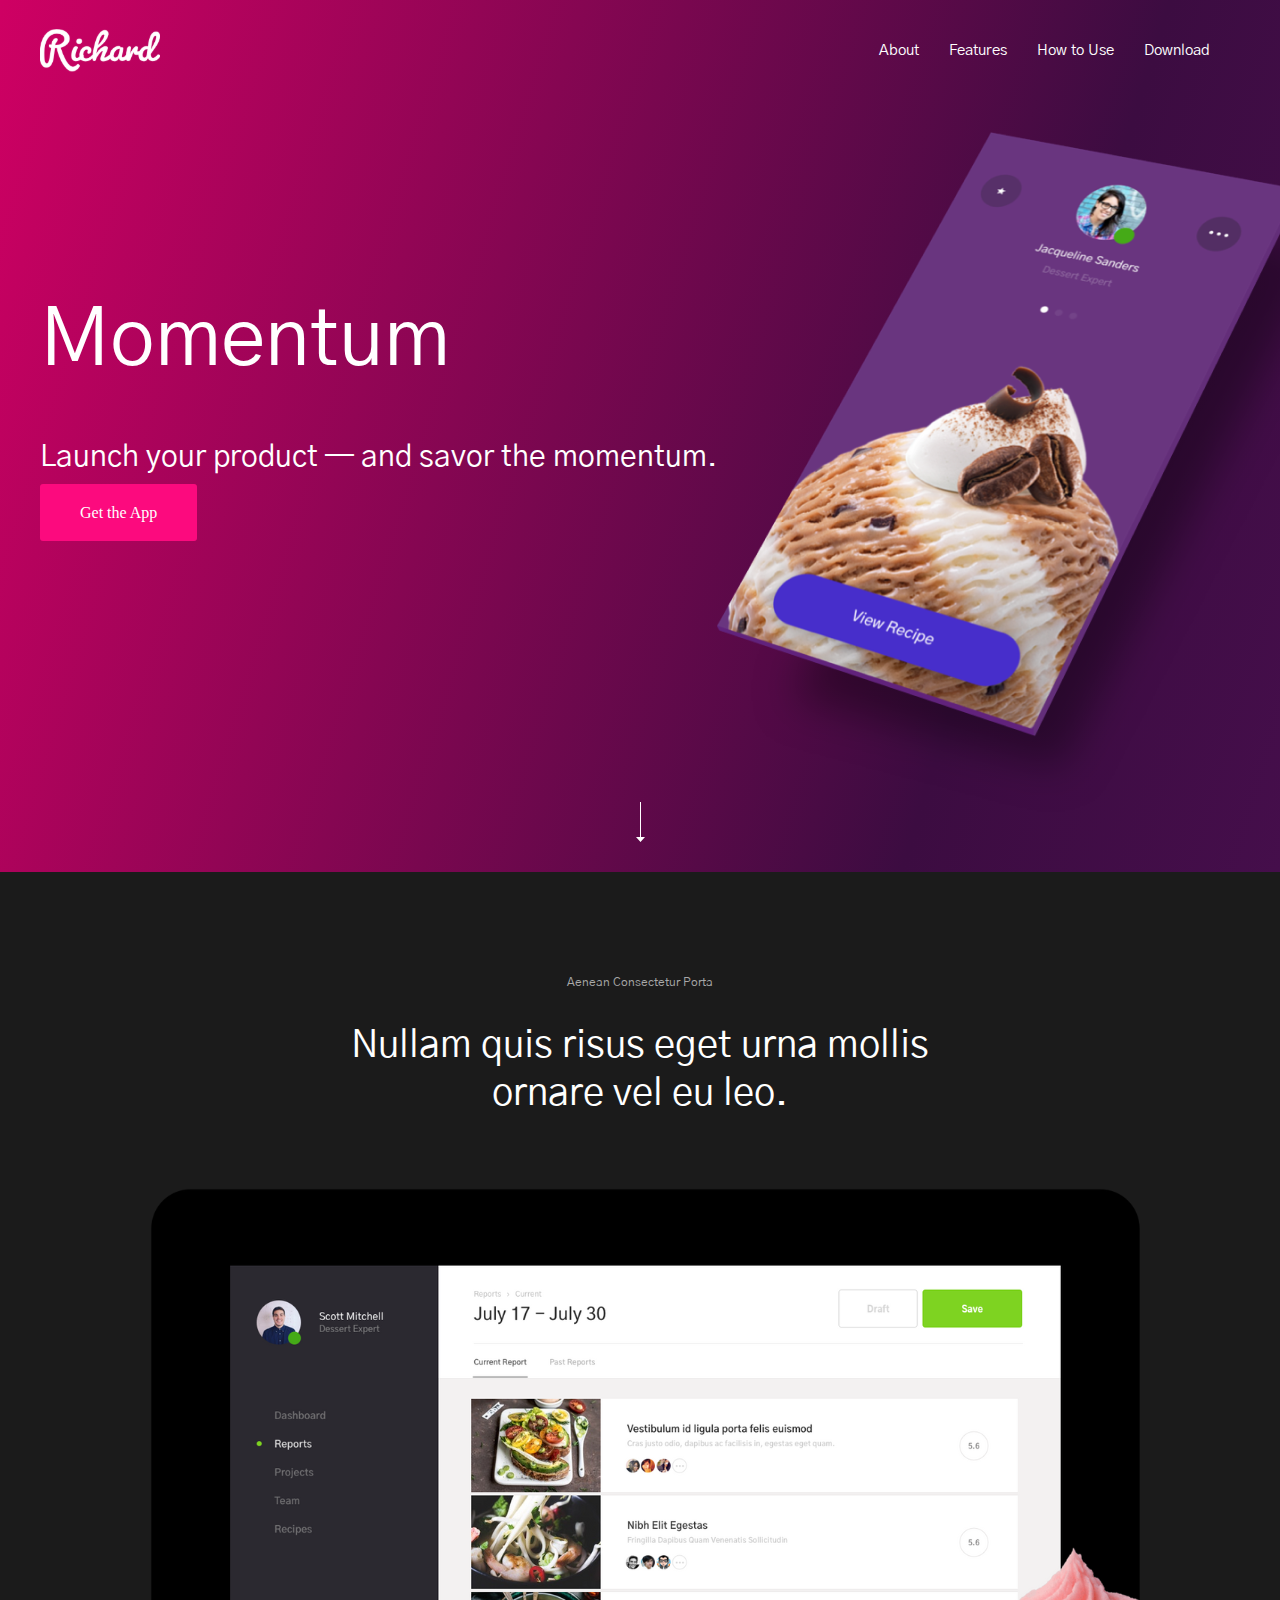
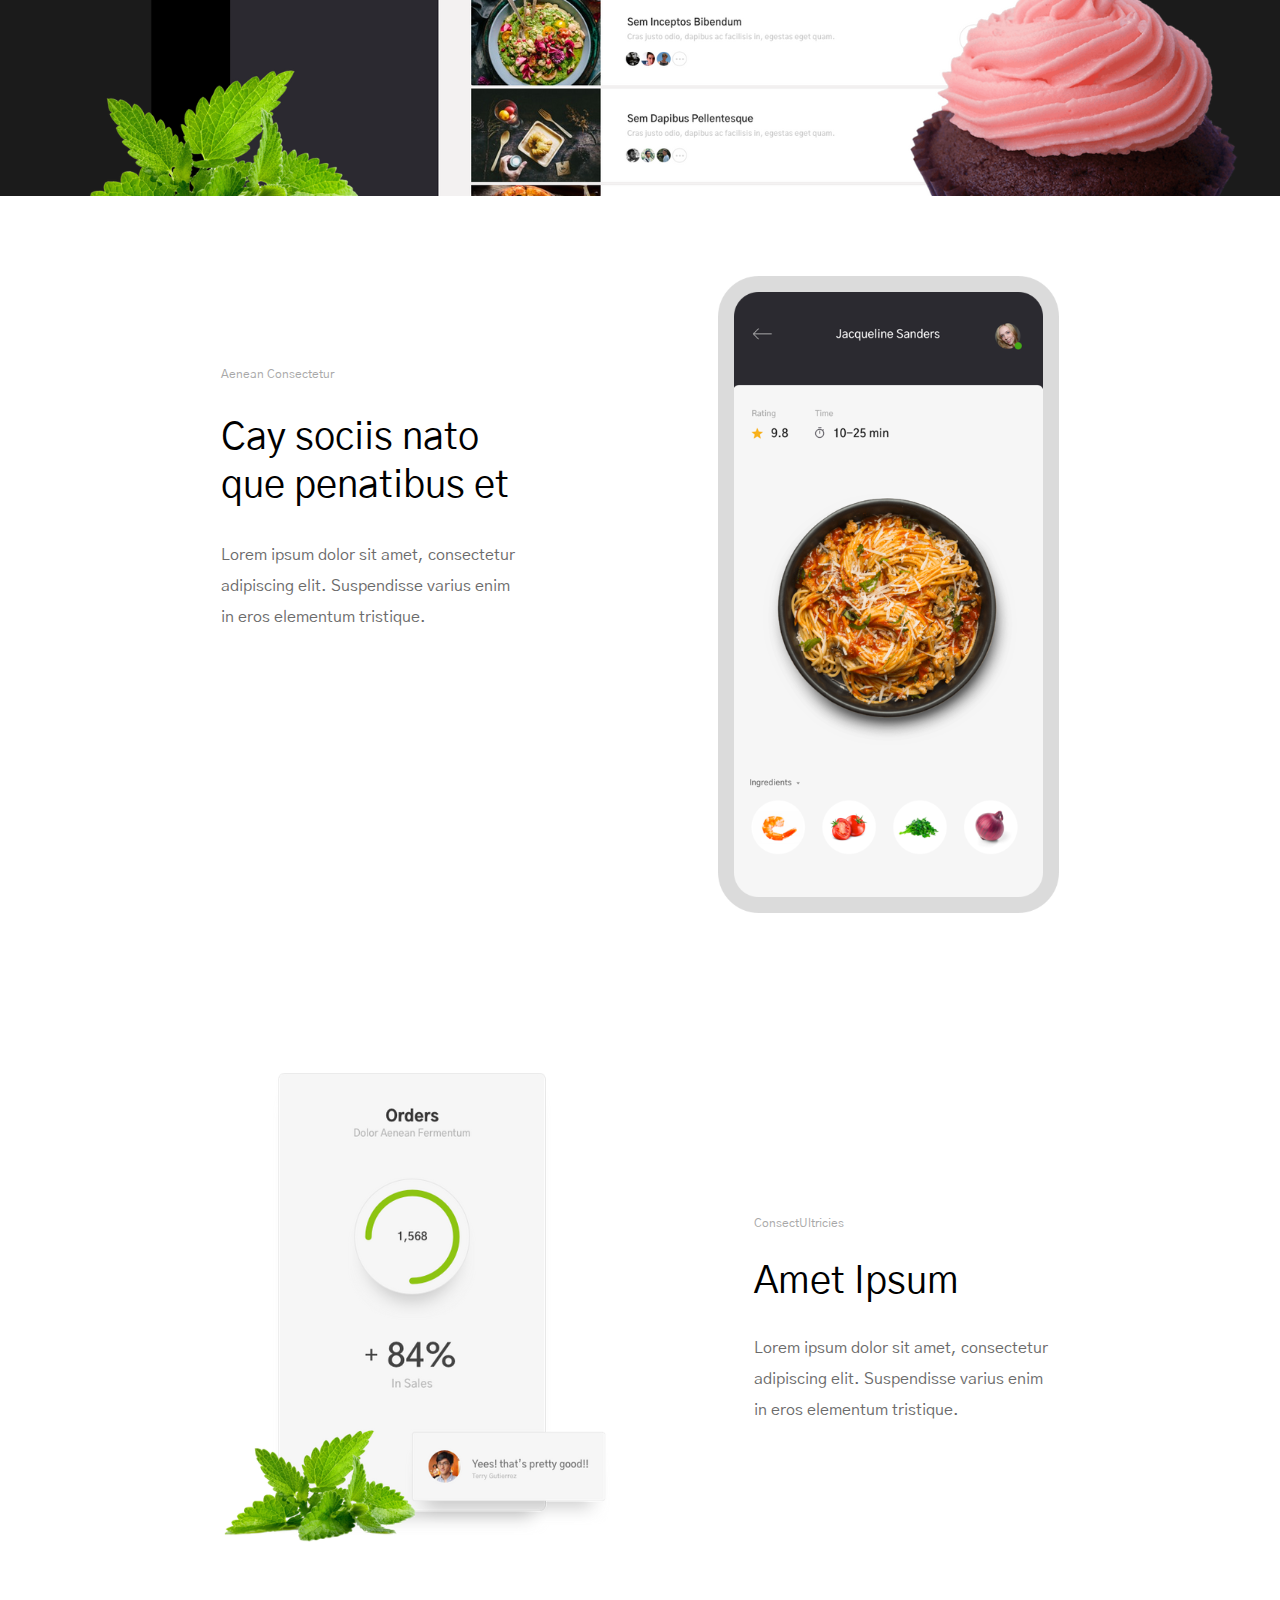
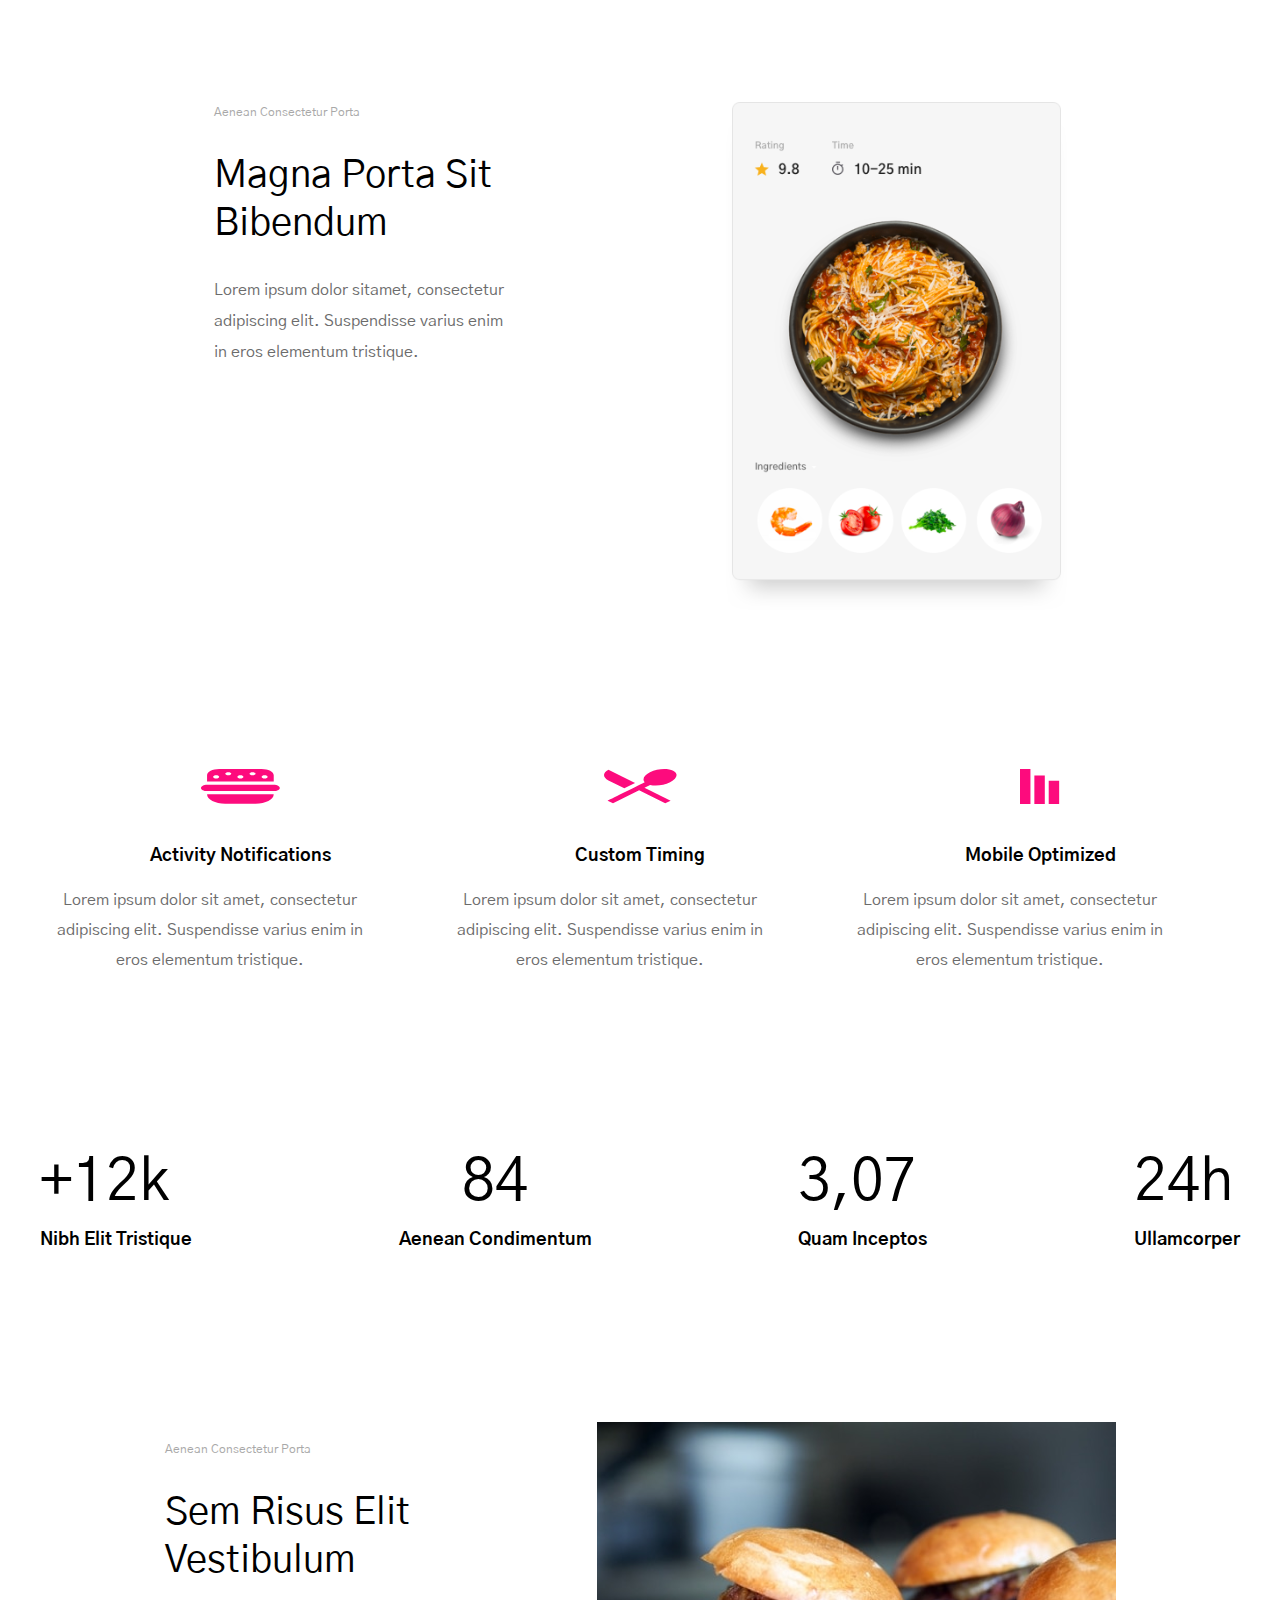
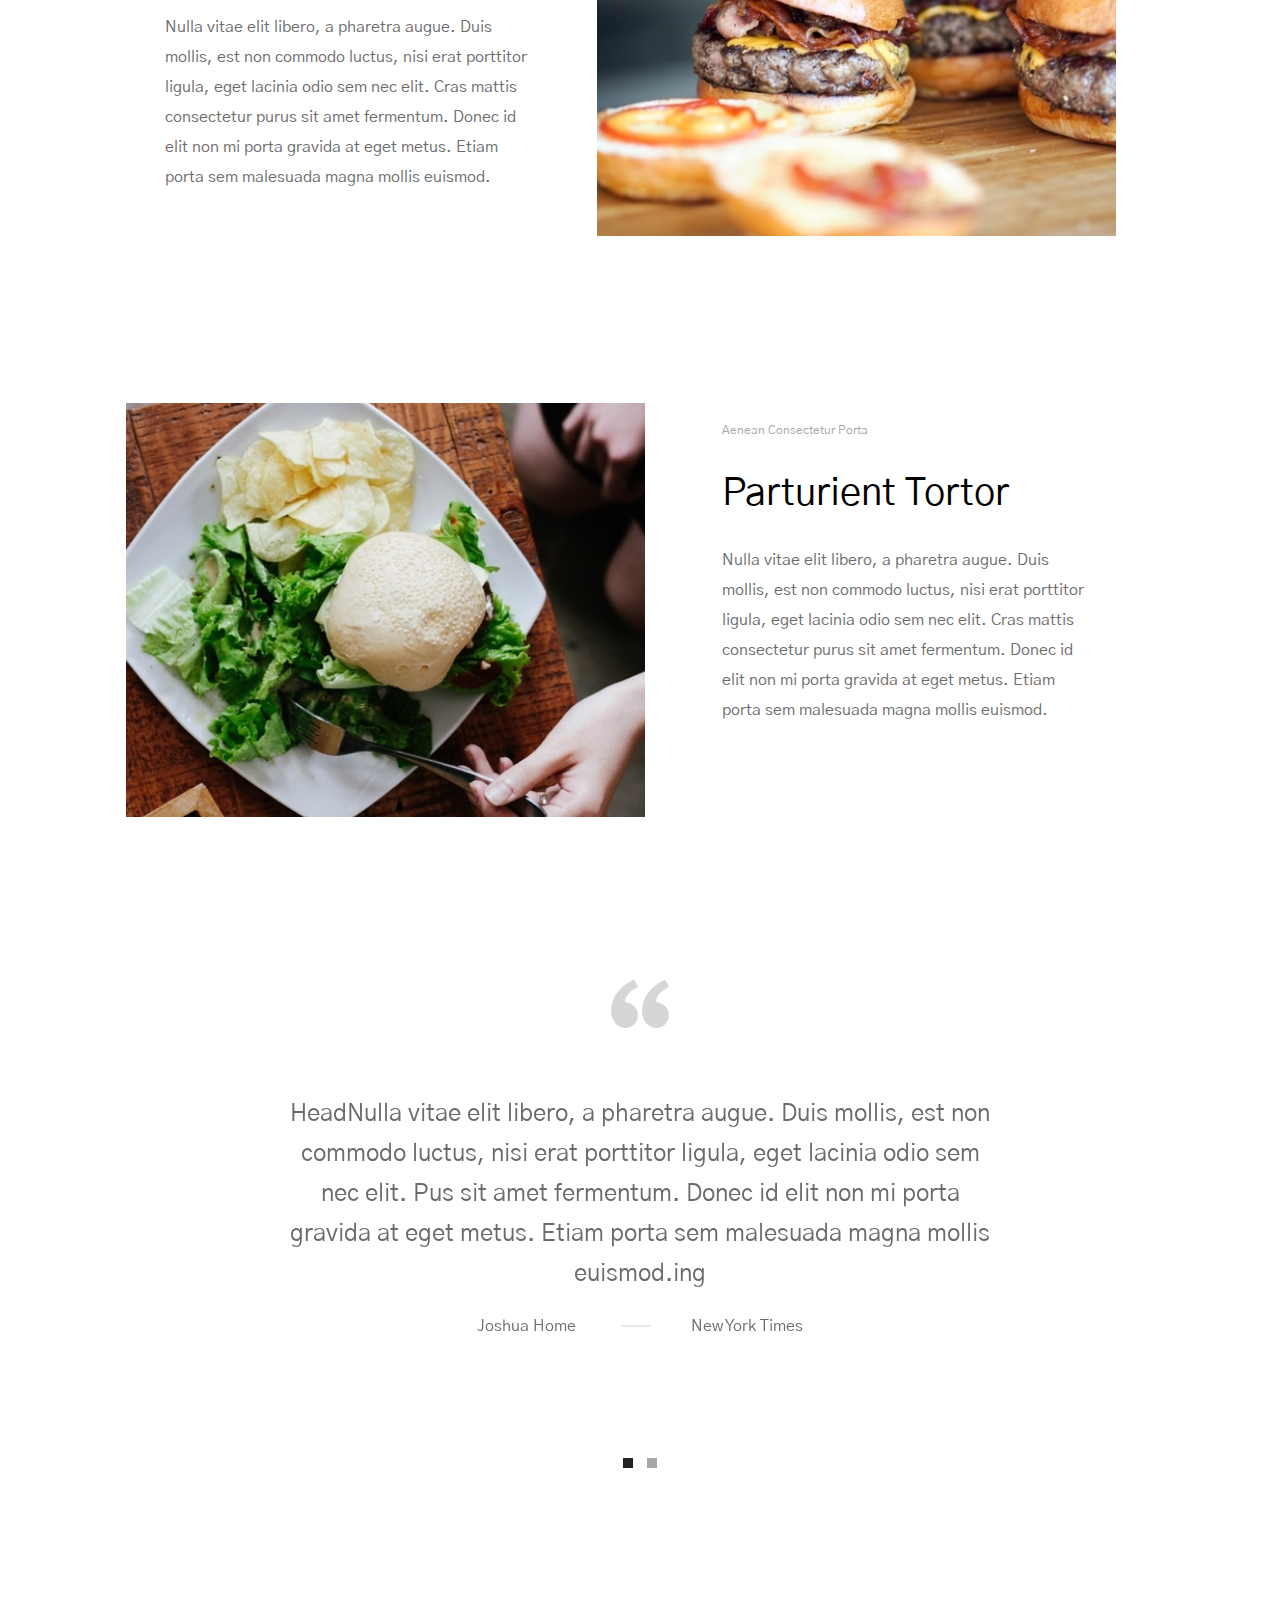
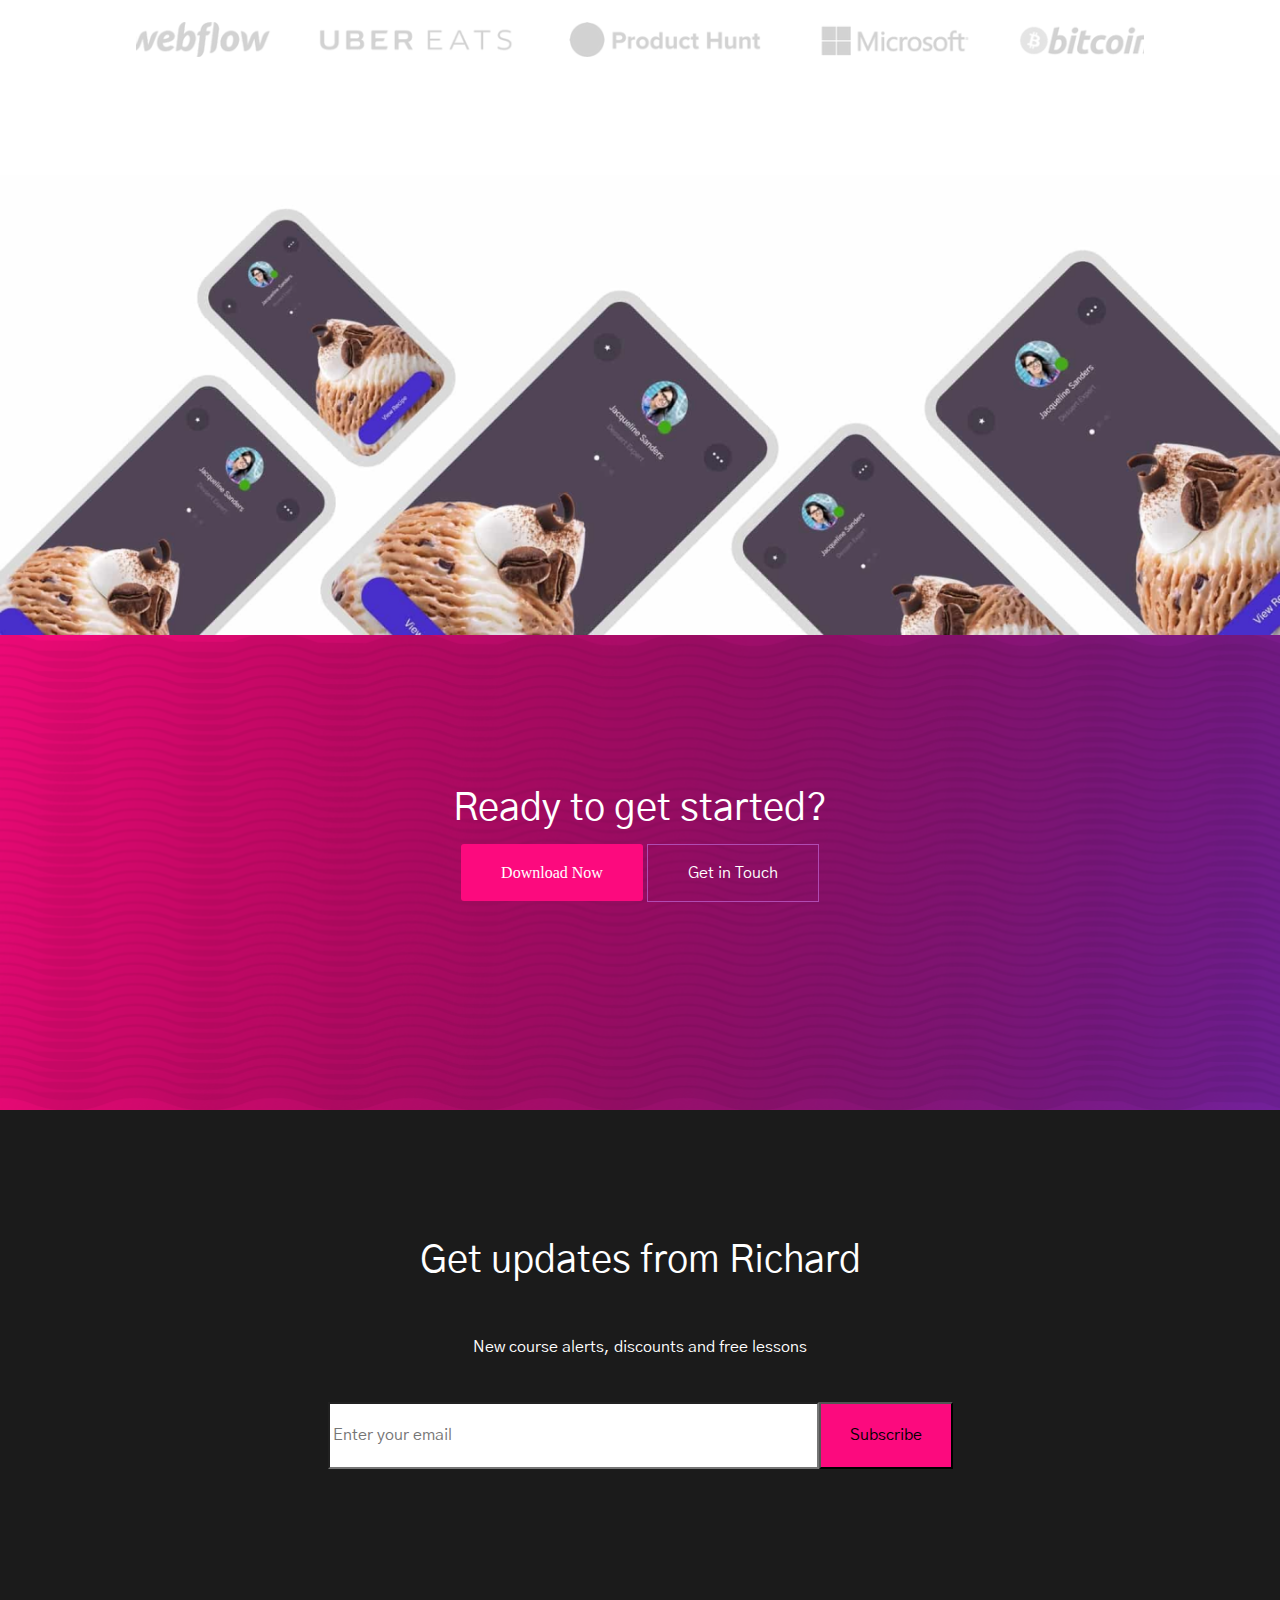
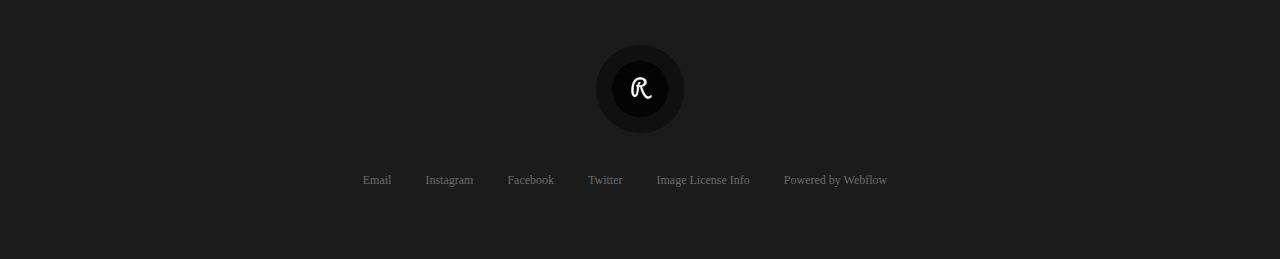
<file: index.html>
<!doctype html>
<html lang="en">
<head>
    <meta charset="UTF-8">
    <meta name="viewport"
          content="width=device-width, user-scalable=no, initial-scale=1.0, maximum-scale=1.0, minimum-scale=1.0">
    <meta http-equiv="X-UA-Compatible" content="ie=edge">
    <title>Document</title>
    <link rel="preconnect" href="https://fonts.googleapis.com">
    <link rel="preconnect" href="https://fonts.gstatic.com" crossorigin>
    <link href="https://fonts.googleapis.com/css2?family=Gothic+A1:wght@400;700&display=swap" rel="stylesheet">
    <link rel="stylesheet" href="css/preproc.css">
</head>
<body>
<!--<div class='cursor' id="cursor"></div>-->
<div class='cursor2' id="cursor2"></div>
<div class='cursor3' id="cursor3"></div>

<section class="section_fon">
    <header class="cd-header">
        <div class="header_body">
            <div class="logo ">
                <a href="#"><img src="images/logo_1.svg" alt=""></a>
            </div>
            <div>
                <nav>
                    <ul class="main-nav">
                        <li><a href="#">About</a></li>
                        <li><a href="#">Features</a></li>
                        <li><a href="#">How to Use</a></li>
                        <li><a href="#">Download</a></li>
                    </ul>
                </nav>
            </div>
            <div class="nav-but-wrap">
                <div class="menu-icon hover-target">
                    <span class="menu-icon__line menu-icon__line-left"></span>
                    <span class="menu-icon__line"></span>
                    <span class="menu-icon__line menu-icon__line-right"></span>
                </div>
            </div>
            <div class="nav">
                <div class="nav__content">
                    <ul class="nav__list">
                        <li class="nav__list-item active-nav"><a href="#" class="hover-target">home</a></li>
                        <li class="nav__list-item"><a href="#" class="hover-target">studio</a></li>
                        <li class="nav__list-item"><a href="#" class="hover-target">news</a></li>
                        <li class="nav__list-item"><a href="#" class="hover-target">contact</a></li>
                    </ul>
                </div>
            </div>
        </div>
    </header>
    <div class="title_1">
        <div class="momentum">
            <h1 class="subject">Momentum</h1>
            <h3 class="subject_1">Launch your product — and savor the momentum.</h3>
            <a class="btn" href="#">Get the App</a>
        </div>
        <div class="title_1_2">
            <img class="phone" src="images/phone2.png" alt="phone">
        </div>
        <div class="combine">
            <img src="images/Combined-Shape.svg" alt="">
        </div>
    </div>
</section>
<section>
    <div class="background">
        <div class="container">
            <h5 class="title_1_3">Aenean Consectetur Porta</h5>
            <h3 class="title_1_4">Nullam quis risus eget urna mollis<br>ornare vel eu leo.</h3>
            <img src="images/IMAGE.svg" alt="">
        </div>
    </div>
</section>
<section class="food">
    <div class="container">
        <div class="d-flex">
            <div class="">
                <h3 class="title_1_5">Aenean Consectetur</h3>
                <h2 class="title_1_6">Cay sociis nato que penatibus et</h2>
                <p class="text">Lorem ipsum dolor sit amet, consectetur adipiscing elit. Suspendisse varius enim in eros elementum tristique.</p>
            </div>
            <div class="phone-svj">
                <img src="images/phone.svg" alt="">
            </div>
        </div>
        <div class="d-flex">
            <div class="orders">
                <img src="images/orders.svg" alt="">
            </div>
            <div>
                <h3 class="title_1_7">ConsectUltricies</h3>
                <h2 class="title_1_8">Amet Ipsum</h2>
                <p class="text_2">Lorem ipsum dolor sit amet, consectetur adipiscing elit. Suspendisse varius enim in eros elementum tristique.</p>
            </div>
        </div>
        <div class="d-flex">
            <div>
                <h3 class="title_1_9">Aenean Consectetur Porta</h3>
                <h2 class="title_1_8">Magna Porta Sit<br> Bibendum</h2>
                <p class="text_2">Lorem ipsum dolor sitamet, consectetur adipiscing elit. Suspendisse varius enim in eros elementum tristique.</p>
            </div>
            <div class="magna">
                <img src="images/magna.svg" alt="">
            </div>
        </div>
    </div>
</section>
<section  class="icon">
    <div class="container">
        <div class="d-flex centre">
            <div>
                <img class="burger" src="images/burger.svg" alt="burger">
                <h3 class="subtitle"> Activity Notifications</h3>
                <p class="text_3">Lorem ipsum dolor sit amet, consectetur adipiscing elit. Suspendisse varius enim in eros elementum tristique.</p>
            </div>
            <div>
                <img class="burger" src="images/spoon.svg" alt="spoon">
                <h3 class="subtitle">Custom Timing</h3>
                <p class="text_3">Lorem ipsum dolor sit amet, consectetur adipiscing elit. Suspendisse varius enim in eros elementum tristique.</p>
            </div>
            <div>
                <img class="burger" src="images/Shape.svg" alt="">
                <h3 class="subtitle">Mobile Optimized</h3>
                <p class="text_3">Lorem ipsum dolor sit amet, consectetur adipiscing elit. Suspendisse varius enim in eros elementum tristique.</p>
            </div>
        </div>
    </div>
</section>
<section class="number">
    <div class="container">
        <div class="box">
            <div class="big">
                <span class="numbers">+12k</span>
                <h3 class="subtitle_1">Nibh Elit Tristique</h3>
            </div>
            <div class="centre">
                <span class="numbers">84</span>
                <h3 class="subtitle_1">Aenean Condimentum</h3>
            </div>
            <div>
                <span class="numbers">3,07</span>
                <h3 class="subtitle_1">Quam Inceptos</h3>
            </div>
            <div>
                <span class="numbers">24h</span>
                <h3 class="subtitle_1">Ullamcorper</h3>
            </div>
        </div>
    </div>
</section>
<section class="ice">
    <div class="container">
        <div class="d-flex">
            <div>
                <h3 class="title_1_10">Aenean Consectetur Porta</h3>
                <h2 class="title_1_8">Sem Risus Elit<br>Vestibulum</h2>
                <p class="text_3">Nulla vitae elit libero, a pharetra augue. Duis mollis, est non commodo luctus, nisi erat porttitor ligula, eget lacinia odio sem nec elit. Cras mattis consectetur purus sit amet fermentum. Donec id elit non mi porta gravida at eget metus. Etiam porta sem malesuada magna mollis euismod.</p>
            </div>
            <div>
                <img class="burgers" src="images/burgers.png" alt="burgers">
            </div>
        </div>
    </div>
    <div class="d-flex">
        <div>
            <img class="cheeps" src="images/cheeps.png" alt="cheeps">
        </div>
        <div>
            <h3 class="title_1_10">Aenean Consectetur Porta</h3>
            <h2 class="title_1_8">Parturient Tortor</h2>
            <p class="text_3">Nulla vitae elit libero, a pharetra augue. Duis mollis, est non commodo luctus, nisi erat porttitor ligula, eget lacinia odio sem nec elit. Cras mattis consectetur purus sit amet fermentum. Donec id elit non mi porta gravida at eget metus. Etiam porta sem malesuada magna mollis euismod.</p>
        </div>
    </div>
</section>
<section class="content">
    <div class="container">
        <div class="quotes">
            <img class="quotes_1" src="images/svg.svg" alt="quotes">
        </div>
        <div class="owl-carousel">
            <div>
            <p class="text_4">HeadNulla vitae elit libero, a pharetra augue. Duis mollis, est non commodo luctus, nisi erat porttitor ligula, eget lacinia odio sem nec elit. Pus sit amet fermentum. Donec id elit non mi porta gravida at eget metus. Etiam porta sem malesuada magna mollis euismod.ing</p>
        <span class="d-flex_2">
            <h5 class="title_1_12">Joshua Home</h5>
            <img class="stripe" src="images/Rectangle.svg" alt="stripe">
            <h5 class="title_1_12">New York Times</h5>
        </span>
            </div>
            <div>
                <p class="text_4">HeadNulla vitae elit libero, a pharetra augue. Duis mollis, est non commodo luctus, nisi erat porttitor ligula, eget lacinia odio sem nec elit. Pus sit amet fermentum. Donec id elit non mi porta gravida at eget metus. Etiam porta sem malesuada magna mollis euismod.ing</p>
                <span class="d-flex_2">
            <h5 class="title_1_12">Joshua Home</h5>
            <img class="stripe" src="images/Rectangle.svg" alt="stripe">
            <h5 class="title_1_12">New York Times</h5>
        </span>
            </div>
        </div>
    </div>
    <div class="centre brends">
        <img src="images/brend.svg" alt="brends">
    </div>
</section>
<section>
    <img class="img_phones" src="images/many-phones.png" alt="phones">
</section>
<section class="section_fon section_background">
    <div class="container centre">
        <div>
            <h2 class="ready">Ready to get started?</h2>
            <a class="btn btn:hover" href="#">Download Now</a>
            <a class="frame " href="#">Get in Touch</a>
        </div>
    </div>
</section>
<section>
</section>
<section class="background_black">
    <div class="container centre">
        <div>
            <h2 class="updates">Get updates from Richard</h2>
            <h5 class="updates_2">New course alerts, discounts and free lessons</h5>
        </div>
        <form class="form" action="" method="post" target="_blank">
            <input class="email" name="last_name" type="email" placeholder="Enter your email">
            <button class="button" type="button">Subscribe</button>
        </form>
        <img class="radius" src="images/radius.svg" alt="radius">
    </div>
</section>
<footer class="background_black footer" >
    <div class="container centre">
        <div>
            <a class="link" href="#">Email</a>
            <a class="link" href="#">Instagram</a>
            <a class="link" href="#">Facebook</a>
            <a class="link" href="#">Twitter</a>
            <a class="link" href="#">Image License Info</a>
            <a class="link" href="#">Powered by Webflow</a>
        </div>
    </div>
</footer>
<script src="https://code.jquery.com/jquery-3.6.0.min.js" integrity="sha256-/xUj+3OJU5yExlq6GSYGSHk7tPXikynS7ogEvDej/m4=" crossorigin="anonymous"></script>
<script src="js/owl.carousel.js"></script>
<script src="js/scripts.js"></script>
<!--<script src="js/owl.carousel.js"></script>-->
<!--<script src="js/scripts.js"></script>-->
</body>
</html>
</file>
<file: css/preproc.css>
@import url(owl.theme.default.css);
@import url(owl.carousel.css);
@import url(style.css);
@import url(normalize.css);
@import url(media.css);
@font-face {
  font-family: 'Gothic A1'; }
img {
  max-width: 100%;
  height: auto;
  vertical-align: middle; }

* {
  margin: 0;
  padding: 0; }

.section_fon {
  background: linear-gradient(287.15deg, #450E4B 0%, #3C0C41 24.48%, rgba(207, 0, 99, 0) 100%), #CF0063;
  background-size: cover; }

.section_background {
  min-height: 475px;
  background-image: url("/images/back_volna.png");
  background-repeat: no-repeat;
  background-size: cover; }

.header_body {
  max-width: 1200px;
  margin: auto;
  display: flex;
  justify-content: space-between;
  align-items: center; }

.subtitle {
  font-weight: 700;
  font-size: 18px;
  line-height: 24px;
  font-family: "Gothic A1";
  margin-bottom: 17px; }

.subtitle_1 {
  font-weight: 700;
  font-size: 18px;
  line-height: 24px;
  font-family: "Gothic A1"; }

.subject {
  font-size: 80px;
  font-weight: 400;
  line-height: 80px;
  font-family: "Gothic A1";
  color: white;
  margin-top: 229px; }

.subject_1 {
  font-family: "Gothic A1";
  font-weight: 400;
  line-height: 44px;
  font-size: 30px;
  color: white;
  margin-bottom: 25px; }

.stripe {
  max-width: 30px;
  padding-right: 20px;
  margin-left: 25px; }

.logo {
  margin-top: 29px; }

.main-nav {
  display: flex;
  padding-top: 29px; }
  .main-nav li {
    padding-right: 30px;
    list-style-type: none; }
  .main-nav a {
    color: white;
    text-decoration: none;
    font-weight: 400;
    font-size: 15px;
    line-height: 20px;
    font-family: "Gothic A1"; }

.ready {
  font-weight: 400;
  font-size: 38px;
  line-height: 48px;
  font-family: "Gothic A1";
  margin-bottom: 27px;
  color: white;
  padding-top: 150px; }

.updates {
  font-weight: 400;
  font-size: 38px;
  line-height: 48px;
  font-family: "Gothic A1";
  margin-bottom: 27px;
  color: white;
  padding-top: 127px;
  padding-bottom: 20px; }

.updates_2 {
  font-weight: 400;
  font-size: 16px;
  line-height: 30px;
  font-family: "Gothic A1";
  color: white;
  padding-bottom: 40px; }

.email {
  padding: 22px 155px 22px 3px;
  box-shadow: 0 0 0 #FC0A7E;
  font-weight: 400;
  font-size: 16px;
  font-family: "Gothic A1";
  color: #1c1c1c; }

.quotes {
  text-align: center;
  margin: 0; }

.quotes_1 {
  margin-bottom: 65px; }

.phone {
  position: absolute; }
  @media screen and (max-width: 1199px) {
    .phone .phone {
      display: none; } }

.phone-svj {
  margin-top: 80px;
  margin-bottom: 160px; }

.ice {
  margin-bottom: 162px; }

.icon {
  margin-bottom: 163px; }

.img_phones {
  max-width: 100%; }

.button {
  padding: 22px 29px;
  background: #FC0A7E;
  font-weight: 400;
  font-size: 16px;
  font-family: "Gothic A1"; }
  .button:hover {
    background: darkgreen;
    color: #B04BB3; }

.background_black {
  background: #1B1B1B;
  background-size: cover; }

.background {
  background-color: #1B1B1B;
  background-size: cover;
  width: 100%; }

.btn {
  padding: 20px 40px;
  background: #FC0A7E;
  border-radius: 3px;
  text-decoration: none;
  list-style-type: none;
  color: white; }
  .btn:hover {
    background: chocolate;
    color: black; }

.combine {
  position: absolute;
  bottom: 30px;
  display: flex;
  justify-content: center;
  left: 0;
  right: 0; }

.container {
  max-width: 1200px;
  margin: auto; }

.centre {
  text-align: center; }

.cheeps {
  margin-right: 77px; }
  @media screen and (max-width: 1199px) {
    .cheeps {
      padding-right: 100px;
      padding-left: 30px; } }

.content {
  margin-bottom: 118px; }

.d-flex {
  display: flex;
  justify-content: center; }

.d-flex_2 {
  display: flex;
  justify-content: center; }

.form {
  display: flex;
  justify-content: center; }

.footer {
  padding-bottom: 69px; }

.frame {
  color: white;
  size: 16px;
  line-height: 26px;
  font-family: "Gothic A1";
  font-weight: 400;
  text-decoration: none;
  padding: 20px 40px;
  border: 1px solid #B04BB3;
  box-sizing: border-box; }

.food {
  margin-bottom: 159px; }

.frame:hover {
  background: aqua;
  color: cadetblue; }

.burger {
  margin-bottom: 40px;
  display: inline-block; }

.burgers {
  margin-bottom: 167px; }

.box {
  display: flex;
  justify-content: space-between; }

.brends {
  margin-top: 142px; }

.link {
  font-weight: 400;
  font-size: 12px;
  line-height: 20px;
  color: #6b6b6b;
  text-decoration: none;
  padding-right: 30px; }

.magna {
  margin-left: 210px; }

.number {
  margin-bottom: 170px; }

.numbers {
  font-family: "Gothic A1";
  font-weight: 400;
  line-height: 90px;
  font-size: 59px; }

.orders {
  margin-right: 144px;
  margin-bottom: 160px; }

.radius {
  margin-top: 168px;
  margin-bottom: 29px; }

.title_1 {
  max-width: 1200px;
  margin: auto;
  display: flex;
  position: relative;
  min-height: 800px; }

.title_1_2 {
  margin-top: 60px; }

.title_1_3 {
  font-size: 12px;
  font-weight: 400;
  line-height: 20px;
  font-family: "Gothic A1";
  color: #a8a8a8;
  margin-bottom: 30px;
  padding-top: 100px;
  text-align: center; }

.title_1_4 {
  text-align: center;
  font-weight: 400;
  font-size: 38px;
  line-height: 48px;
  color: white;
  font-family: "Gothic A1";
  margin-bottom: 22px; }

.title_1_5 {
  font-size: 12px;
  font-weight: 400;
  line-height: 20px;
  font-family: "Gothic A1";
  color: #a8a8a8;
  margin-bottom: 30px;
  margin-top: 168px; }
  @media screen and (max-width: 767px) {
    .title_1_5 {
      margin: auto;
      padding-bottom: 15px; } }

.title_1_6 {
  font-weight: 400;
  font-size: 38px;
  line-height: 48px;
  font-family: "Gothic A1";
  margin-bottom: 30px;
  max-width: 302px; }

.title_1_7 {
  font-size: 12px;
  font-weight: 400;
  line-height: 20px;
  font-family: "Gothic A1";
  color: #a8a8a8;
  margin-top: 140px;
  margin-bottom: 25px; }

.title_1_8 {
  font-weight: 400;
  font-size: 38px;
  line-height: 48px;
  font-family: "Gothic A1";
  margin-bottom: 27px; }

.title_1_9 {
  font-size: 12px;
  font-weight: 400;
  line-height: 20px;
  font-family: "Gothic A1";
  color: #a8a8a8;
  margin-bottom: 30px; }

.title_1_10 {
  font-size: 12px;
  font-weight: 400;
  line-height: 20px;
  font-family: "Gothic A1";
  color: #a8a8a8;
  margin-bottom: 30px;
  margin-top: 17px; }

.title_1_11 {
  font-weight: 400;
  font-size: 16px;
  line-height: 30px;
  font-family: "Gothic A1";
  padding-right: 20px;
  color: #6b6b6b;
  padding-bottom: 88px; }

.title_1_12 {
  font-weight: 400;
  font-size: 16px;
  line-height: 30px;
  font-family: "Gothic A1";
  color: #6b6b6b;
  padding-right: 20px;
  padding-left: 20px; }

.text {
  font-family: "Gothic A1";
  font-size: 16px;
  line-height: 31px;
  font-weight: 400;
  color: #6b6b6b;
  max-width: 302px;
  margin-right: 195px; }
  @media screen and (max-width: 1199px) {
    .text {
      margin: auto; } }

.text_2 {
  font-family: "Gothic A1";
  font-size: 16px;
  line-height: 31px;
  font-weight: 400;
  color: #6b6b6b;
  max-width: 302px; }

.text_3 {
  line-height: 30px;
  font-size: 16px;
  font-weight: 400;
  font-family: "Gothic A1";
  color: #6b6b6b;
  max-width: 371px;
  margin-right: 61px; }

.text_4 {
  font-size: 24px;
  font-weight: 400;
  line-height: 40px;
  font-family: "Gothic A1";
  color: #6b6b6b;
  margin: auto;
  padding-bottom: 17px;
  text-align: center;
  max-width: 700px; }

.owl-dots {
  margin-top: 88px;
  bottom: 80px;
  width: 100%;
  text-align: center; }

.owl-dot span {
  display: inline-block;
  width: 10px;
  height: 10px;
  background-color: rgba(34, 34, 34, 0.4); }

.owl-dot {
  display: inline-block;
  margin: 7px; }

.owl-dot.active span {
  background-color: #222222; }

.owl-dot:hover span {
  width: 15px;
  height: 15px;
  transition: 0.3s; }

body {
  overflow-x: hidden;
  -webkit-transition: all 300ms linear;
  transition: all 300ms linear; }

.over-hide {
  overflow: hidden; }

.full-height {
  height: 100vh; }

.cd-header {
  /*position: fixed;*/
  width: 100%;
  top: 0;
  left: 0;
  z-index: 100; }

.header-wrapper {
  position: relative;
  width: calc(100% - 100px);
  margin-left: 50px; }

.logo-wrap {
  position: absolute;
  display: block;
  left: 0;
  top: 40px;
  cursor: pointer; }

.logo-wrap a {
  cursor: pointer;
  font-family: 'Montserrat', sans-serif;
  font-weight: 900;
  font-size: 20px;
  line-height: 20px;
  text-transform: uppercase;
  letter-spacing: 2px;
  color: white;
  transition: all 0.3s ease-out; }

.nav-but-wrap {
  position: relative;
  display: none;
  float: right;
  padding-left: 15px;
  padding-top: 15px;
  margin-top: 26px;
  transition: all 0.3s ease-out; }
  @media screen and (max-width: 1199px) {
    .nav-but-wrap {
      display: none; } }

.menu-icon {
  height: 30px;
  width: 30px;
  position: relative;
  z-index: 100;
  cursor: pointer;
  display: block; }

.menu-icon__line {
  height: 2px;
  width: 30px;
  display: block;
  background-color: #fff;
  margin-bottom: 7px;
  cursor: pointer;
  -webkit-transition: background-color .5s ease, -webkit-transform .2s ease;
  transition: background-color .5s ease, -webkit-transform .2s ease;
  transition: transform .2s ease, background-color .5s ease;
  transition: transform .2s ease, background-color .5s ease, -webkit-transform .2s ease; }

.menu-icon__line-left {
  width: 16.5px;
  -webkit-transition: all 200ms linear;
  transition: all 200ms linear; }

.menu-icon__line-right {
  width: 16.5px;
  float: right;
  -webkit-transition: all 200ms linear;
  -moz-transition: all 200ms linear;
  -o-transition: all 200ms linear;
  -ms-transition: all 200ms linear;
  transition: all 200ms linear; }

.menu-icon:hover .menu-icon__line-left,
.menu-icon:hover .menu-icon__line-right {
  width: 30px; }

.nav {
  position: fixed;
  z-index: 98; }

.nav:before, .nav:after {
  top: 0;
  left: 0;
  content: "";
  position: fixed;
  width: 100vw;
  height: 100vh;
  background: rgba(20, 21, 26, 0.6);
  border-bottom-left-radius: 200%;
  z-index: -1;
  -webkit-transition: -webkit-transform cubic-bezier(0.77, 0, 0.175, 1) 0.6s, border-radius linear 0.8s;
  transition: -webkit-transform cubic-bezier(0.77, 0, 0.175, 1) 0.6s, border-radius linear 0.8s;
  transition: transform cubic-bezier(0.77, 0, 0.175, 1) 0.6s, border-radius linear 0.8s;
  transition: transform cubic-bezier(0.77, 0, 0.175, 1) 0.6s, -webkit-transform cubic-bezier(0.77, 0, 0.175, 1) 0.6s, border-radius linear 0.8s;
  -webkit-transform: translateX(100%) translateY(-100%);
  transform: translateX(100%) translateY(-100%); }

.nav:after {
  background: #09090c;
  -webkit-transition-delay: 0s;
  transition-delay: 0s; }

.nav:before {
  -webkit-transition-delay: .2s;
  transition-delay: .2s; }

.nav__content {
  position: fixed;
  visibility: hidden;
  top: 50%;
  margin-top: 20px;
  -webkit-transform: translate(0%, -50%);
  transform: translate(0%, -50%);
  width: 100%;
  text-align: center; }

.nav__list {
  position: relative;
  padding: 0;
  margin: 0;
  z-index: 2; }

.nav__list-item {
  position: relative;
  display: block;
  -webkit-transition-delay: 0.8s;
  transition-delay: 0.8s;
  opacity: 0;
  text-align: center;
  color: #fff;
  overflow: hidden;
  font-family: 'Montserrat', sans-serif;
  font-size: 8vh;
  font-weight: 900;
  line-height: 1.15;
  letter-spacing: 3px;
  -webkit-transform: translate(100px, 0%);
  transform: translate(100px, 0%);
  -webkit-transition: opacity .2s ease, -webkit-transform .3s ease;
  transition: opacity .2s ease, -webkit-transform .3s ease;
  transition: opacity .2s ease, transform .3s ease;
  transition: opacity .2s ease, transform .3s ease, -webkit-transform .3s ease;
  margin-top: 0;
  margin-bottom: 0; }

.nav__list-item a {
  position: relative;
  text-decoration: none;
  color: rgba(255, 255, 255, 0.6);
  overflow: hidden;
  cursor: pointer;
  padding-left: 5px;
  padding-right: 5px;
  font-weight: 900;
  z-index: 2;
  display: inline-block;
  text-transform: uppercase;
  -webkit-transition: all 200ms linear;
  transition: all 200ms linear; }

.nav__list-item a:after {
  position: absolute;
  content: '';
  top: 50%;
  margin-top: -2px;
  left: 50%;
  width: 0;
  height: 0;
  opacity: 0;
  background-color: #8167a9;
  z-index: 1;
  -webkit-transition: all 200ms linear;
  transition: all 200ms linear; }

.nav__list-item a:hover:after {
  height: 4px;
  opacity: 1;
  left: 0;
  width: 100%; }

.nav__list-item a:hover {
  color: white; }

.nav__list-item.active-nav a {
  color: white; }

.nav__list-item.active-nav a:after {
  height: 4px;
  opacity: 1;
  left: 0;
  width: 100%; }

body.nav-active .nav__content {
  visibility: visible; }

body.nav-active .menu-icon__line {
  background-color: #fff;
  -webkit-transform: translate(0px, 0px) rotate(-45deg);
  transform: translate(0px, 0px) rotate(-45deg); }

body.nav-active .menu-icon__line-left {
  width: 15px;
  -webkit-transform: translate(2px, 4px) rotate(45deg);
  transform: translate(2px, 4px) rotate(45deg); }

body.nav-active .menu-icon__line-right {
  width: 15px;
  float: right;
  -webkit-transform: translate(-3px, -3.5px) rotate(45deg);
  transform: translate(-3px, -3.5px) rotate(45deg); }

body.nav-active .menu-icon:hover .menu-icon__line-left,
body.nav-active .menu-icon:hover .menu-icon__line-right {
  width: 15px; }

body.nav-active .nav {
  visibility: visible; }

body.nav-active .nav:before, body.nav-active .nav:after {
  -webkit-transform: translateX(0%) translateY(0%);
  transform: translateX(0%) translateY(0%);
  border-radius: 0; }

body.nav-active .nav:after {
  -webkit-transition-delay: .1s;
  transition-delay: .1s; }

body.nav-active .nav:before {
  -webkit-transition-delay: 0s;
  transition-delay: 0s; }

body.nav-active .nav__list-item {
  opacity: 1;
  -webkit-transform: translateX(0%);
  transform: translateX(0%);
  -webkit-transition: opacity .3s ease, color .3s ease, -webkit-transform .3s ease;
  transition: opacity .3s ease, color .3s ease, -webkit-transform .3s ease;
  transition: opacity .3s ease, transform .3s ease, color .3s ease;
  transition: opacity .3s ease, transform .3s ease, color .3s ease, -webkit-transform .3s ease; }

body.nav-active .nav__list-item:nth-child(0) {
  -webkit-transition-delay: 0.7s;
  transition-delay: 0.7s; }

body.nav-active .nav__list-item:nth-child(1) {
  -webkit-transition-delay: 0.8s;
  transition-delay: 0.8s; }

body.nav-active .nav__list-item:nth-child(2) {
  -webkit-transition-delay: 0.9s;
  transition-delay: 0.9s; }

body.nav-active .nav__list-item:nth-child(3) {
  -webkit-transition-delay: 1s;
  transition-delay: 1s; }

body.nav-active .nav__list-item:nth-child(4) {
  -webkit-transition-delay: 1.1s;
  transition-delay: 1.1s; }

body.nav-active .nav__list-item:nth-child(5) {
  -webkit-transition-delay: 1.2s;
  transition-delay: 1.2s; }

body.nav-active .nav__list-item:nth-child(6) {
  -webkit-transition-delay: 1.3s;
  transition-delay: 1.3s; }

body.nav-active .nav__list-item:nth-child(7) {
  -webkit-transition-delay: 1.4s;
  transition-delay: 1.4s; }

body.nav-active .nav__list-item:nth-child(8) {
  -webkit-transition-delay: 1.5s;
  transition-delay: 1.5s; }

body.nav-active .nav__list-item:nth-child(9) {
  -webkit-transition-delay: 1.6s;
  transition-delay: 1.6s; }

body.nav-active .nav__list-item:nth-child(10) {
  -webkit-transition-delay: 1.7s;
  transition-delay: 1.7s; }

/*# sourceMappingURL=preproc.css.map */
</file>
